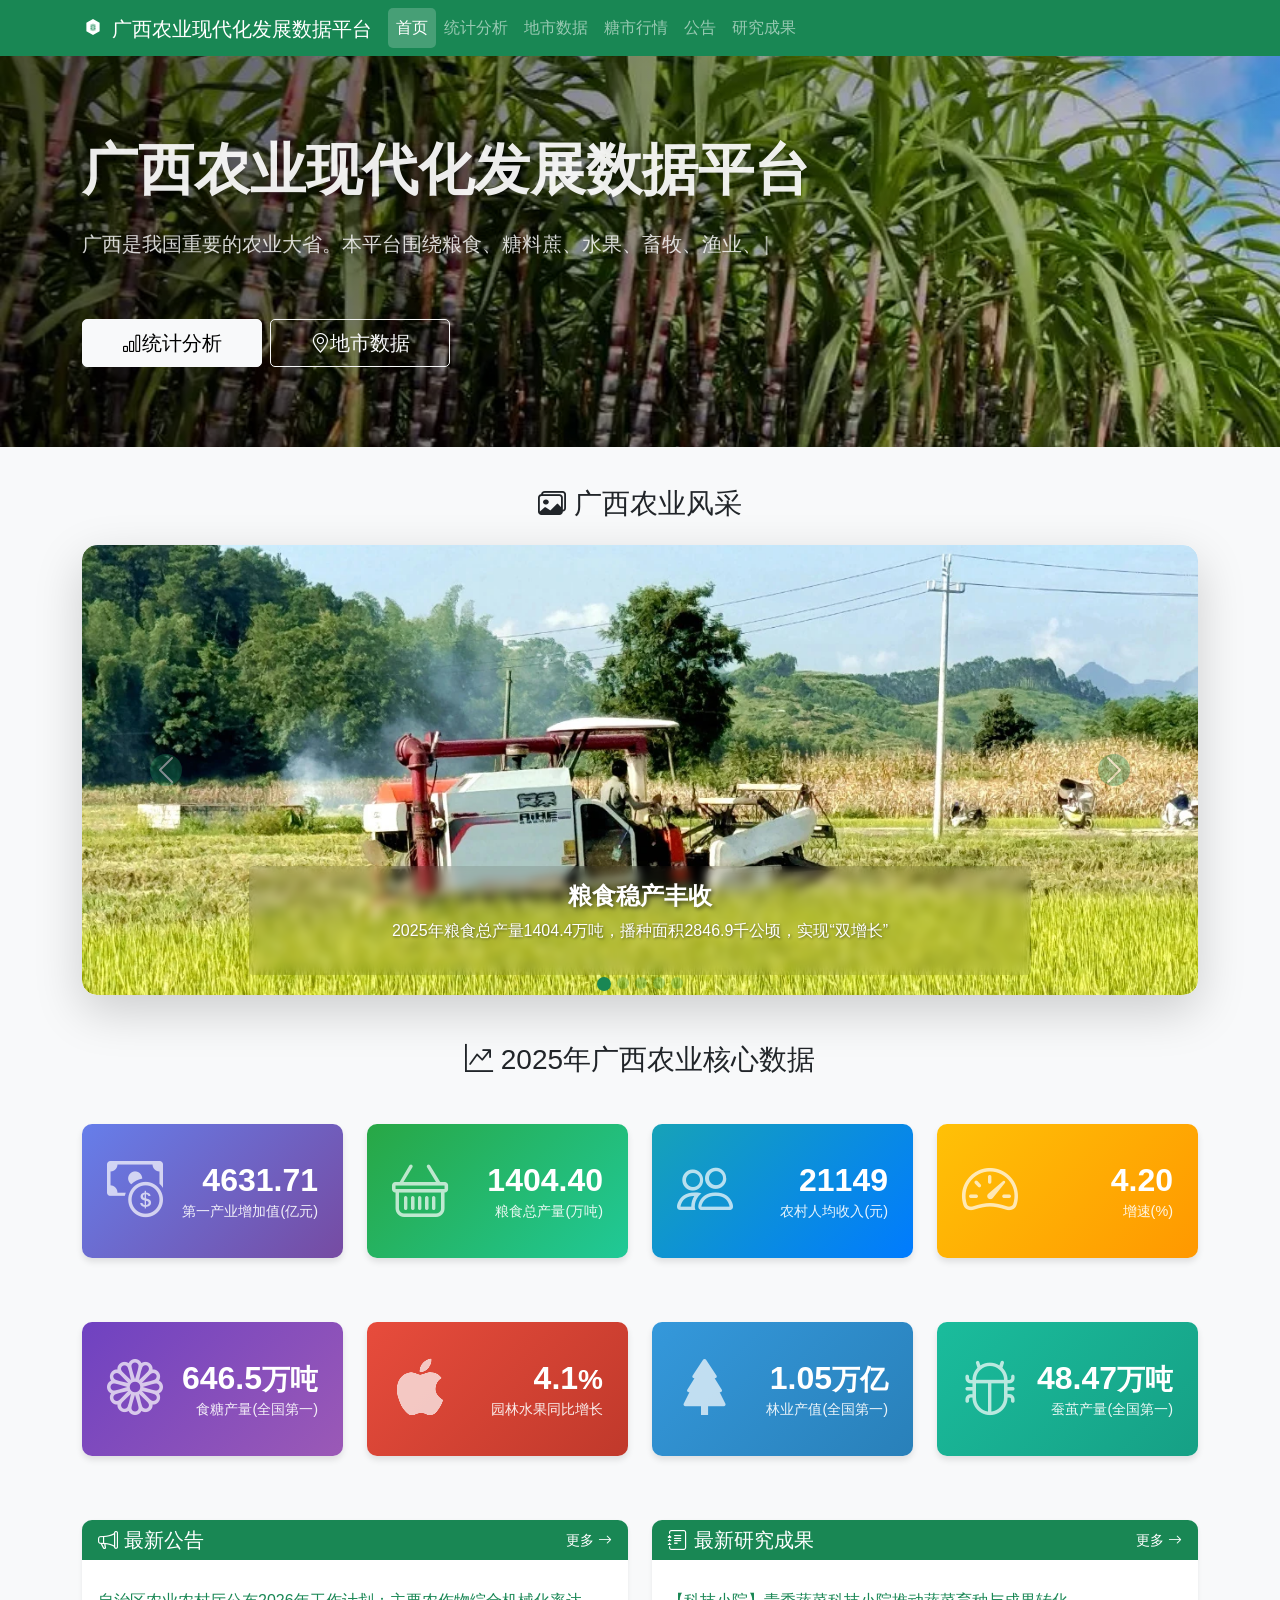
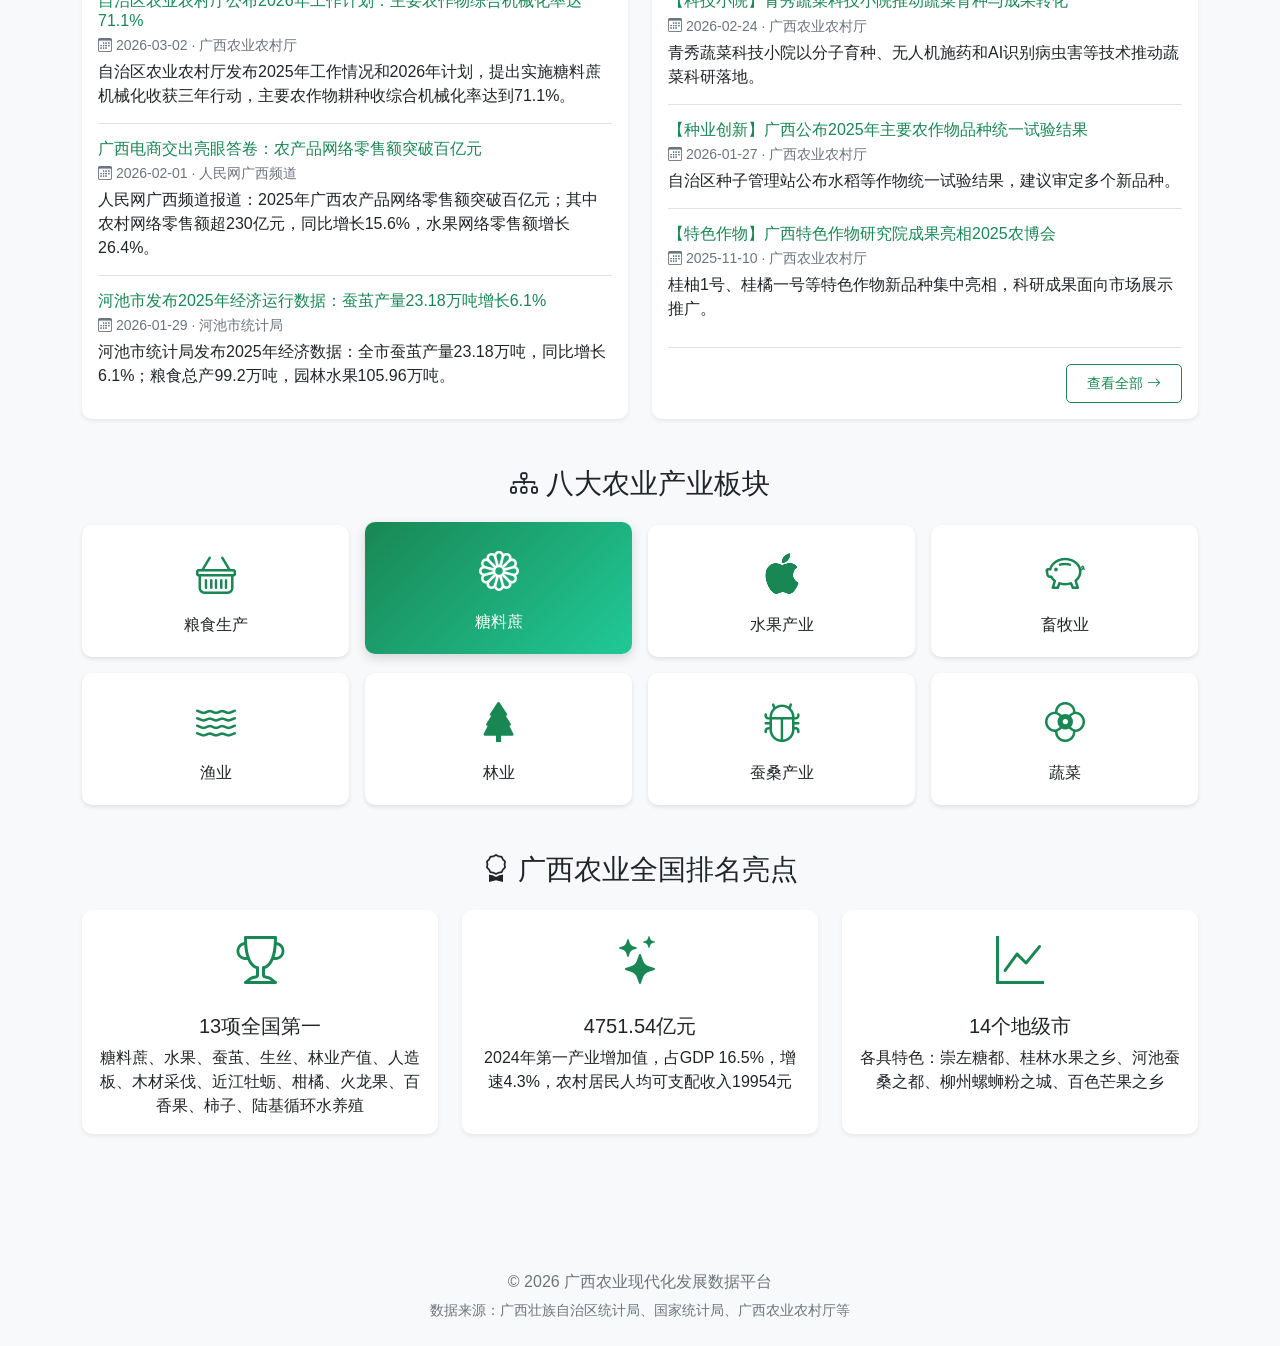
<file: index.html>
<!DOCTYPE html>
<html lang="zh-CN">
<head>
    <meta charset="UTF-8">
    <meta name="viewport" content="width=device-width, initial-scale=1.0">
    <title>广西农业现代化发展数据平台</title>
    <link rel="stylesheet" href="vendor/bootstrap/5.1.3/css/bootstrap.min.css">
    <link rel="stylesheet" href="vendor/bootstrap-icons/1.8.1/font/bootstrap-icons.min.css">
    <link rel="stylesheet" href="css/style.css">
    <link rel="icon" type="image/svg+xml" href="images/favicon/favicon.svg">
    <meta name="theme-color" content="#198754">
</head>
<body>
    <!-- 导航栏 -->
    <nav class="navbar navbar-expand-lg navbar-dark bg-success fixed-top">
        <div class="container">
            <a class="navbar-brand" href="index.html">
                <img class="brand-mark me-2" src="images/favicon/brand-mark.svg" alt="" aria-hidden="true">广西农业现代化发展数据平台
            </a>
            <button class="navbar-toggler" type="button" data-bs-toggle="collapse" data-bs-target="#navbarNav">
                <span class="navbar-toggler-icon"></span>
            </button>
            <div class="collapse navbar-collapse" id="navbarNav">
                <ul class="navbar-nav me-auto">
                    <li class="nav-item"><a class="nav-link active" href="index.html">首页</a></li>
                    <li class="nav-item"><a class="nav-link" href="statistics.html">统计分析</a></li>
                    <li class="nav-item"><a class="nav-link" href="cities.html">地市数据</a></li>
                    <li class="nav-item"><a class="nav-link" href="industry.html">糖市行情</a></li>
                    <li class="nav-item"><a class="nav-link" href="announcement.html">公告</a></li>
                    <li class="nav-item"><a class="nav-link" href="research.html">研究成果</a></li>
                </ul>
            </div>
        </div>
    </nav>

    <main>
        <!-- Hero -->
        <div class="hero-section">
            <div class="container">
                <div class="row align-items-center">
                    <div class="col-lg-8">
                        <h1 class="display-4 fw-bold text-white mb-4">广西农业现代化发展数据平台</h1>
                        <p class="lead text-white mb-4">
                            <span class="hero-typewriter-wrap">
                                <span class="hero-typewriter-ghost" aria-hidden="true">广西是我国重要的农业大省。本平台围绕粮食、糖料蔗、水果、畜牧、渔业、林业、蚕桑、蔬菜八大产业，构建现代化水平测度指标体系与可视化看板。</span>
                                <span id="heroTyping" class="hero-typewriter" data-text="广西是我国重要的农业大省。本平台围绕粮食、糖料蔗、水果、畜牧、渔业、林业、蚕桑、蔬菜八大产业，构建现代化水平测度指标体系与可视化看板。">广西是我国重要的农业大省。</span>
                            </span>
                        </p>
                        <div class="d-flex flex-wrap gap-2 hero-actions">
                            <a href="statistics.html" class="btn btn-light btn-lg hero-action-btn">
                                <i class="bi bi-bar-chart"></i> 统计分析
                            </a>
                            <a href="cities.html" class="btn btn-outline-light btn-lg hero-action-btn">
                                <i class="bi bi-geo-alt"></i> 地市数据
                            </a>
                        </div>
                    </div>
                </div>
            </div>
        </div>

        <div class="container pt-4 pb-5">
            <!-- 轮播 -->
            <div class="row mb-5">
                <div class="col-12">
                    <h3 class="text-center mb-4"><i class="bi bi-images"></i> 广西农业风采</h3>
                </div>
                <div class="col-12">
                    <div id="carouselGxSugar" class="carousel slide shadow-lg" data-bs-ride="carousel">
                        <div class="carousel-indicators">
                            <button type="button" data-bs-target="#carouselGxSugar" data-bs-slide-to="0" class="active"></button>
                            <button type="button" data-bs-target="#carouselGxSugar" data-bs-slide-to="1"></button>
                            <button type="button" data-bs-target="#carouselGxSugar" data-bs-slide-to="2"></button>
                            <button type="button" data-bs-target="#carouselGxSugar" data-bs-slide-to="3"></button>
                            <button type="button" data-bs-target="#carouselGxSugar" data-bs-slide-to="4"></button>
                        </div>
                        <div class="carousel-inner">
                            <div class="carousel-item active">
                                <picture>
                                    <source srcset="images/carousel/slide-1.webp" type="image/webp">
                                    <img src="images/carousel/slide-1.jpg" class="d-block w-100" alt="广西粮食稳产丰收" loading="eager">
                                </picture>
                                <div class="carousel-caption carousel-caption-box rounded p-2 p-md-3">
                                    <h5>粮食稳产丰收</h5>
                                    <p id="slide1Caption"></p>
                                </div>
                            </div>
                            <div class="carousel-item">
                                <picture>
                                    <source srcset="images/carousel/slide-2.webp" type="image/webp">
                                    <img src="images/carousel/slide-2.jpg" class="d-block w-100" alt="广西糖料蔗与食糖产业" loading="lazy">
                                </picture>
                                <div class="carousel-caption carousel-caption-box rounded p-2 p-md-3">
                                    <h5>糖料蔗与食糖稳居全国首位</h5>
                                    <p id="slide2Caption"></p>
                                </div>
                            </div>
                            <div class="carousel-item">
                                <picture>
                                    <source srcset="images/carousel/slide-3.webp" type="image/webp">
                                    <img src="images/carousel/slide-3.jpg" class="d-block w-100" alt="广西数字农业与流通升级" loading="lazy">
                                </picture>
                                <div class="carousel-caption carousel-caption-box rounded p-2 p-md-3">
                                    <h5>数字农业与电商加速升级</h5>
                                    <p id="slide3Caption"></p>
                                </div>
                            </div>
                            <div class="carousel-item">
                                <picture>
                                    <source srcset="images/carousel/slide-4.webp" type="image/webp">
                                    <img src="images/carousel/slide-4.jpg" class="d-block w-100" alt="广西水果产业" loading="lazy">
                                </picture>
                                <div class="carousel-caption carousel-caption-box rounded p-2 p-md-3">
                                    <h5>水果产量持续领跑全国</h5>
                                    <p id="slide4Caption"></p>
                                </div>
                            </div>
                            <div class="carousel-item">
                                <picture>
                                    <source srcset="images/carousel/slide-5.webp" type="image/webp">
                                    <img src="images/carousel/slide-5.jpg" class="d-block w-100" alt="广西林业产业" loading="lazy">
                                </picture>
                                <div class="carousel-caption carousel-caption-box rounded p-2 p-md-3">
                                    <h5>林草产业率先迈入万亿级</h5>
                                    <p id="slide5Caption"></p>
                                </div>
                            </div>
                        </div>
                        <button class="carousel-control-prev" type="button" data-bs-target="#carouselGxSugar" data-bs-slide="prev">
                            <span class="carousel-control-prev-icon" aria-hidden="true"></span>
                            <span class="visually-hidden">上一张</span>
                        </button>
                        <button class="carousel-control-next" type="button" data-bs-target="#carouselGxSugar" data-bs-slide="next">
                            <span class="carousel-control-next-icon" aria-hidden="true"></span>
                            <span class="visually-hidden">下一张</span>
                        </button>
                    </div>
                </div>
            </div>

            <!-- 核心数据卡片 -->
            <div class="row mb-4">
                <div class="col-12">
                    <h3 class="text-center mb-4"><i class="bi bi-graph-up-arrow"></i> 2025年广西农业核心数据</h3>
                </div>
            </div>
            <div class="row mb-5">
                <div class="col-md-3 mb-3 d-flex">
                    <div class="stat-card stat-primary">
                        <div class="stat-icon"><i class="bi bi-cash-coin"></i></div>
                        <div class="stat-content">
                            <h3 id="statGVA">0</h3>
                            <p>第一产业增加值(亿元)</p>
                        </div>
                    </div>
                </div>
                <div class="col-md-3 mb-3 d-flex">
                    <div class="stat-card stat-success">
                        <div class="stat-icon"><i class="bi bi-basket"></i></div>
                        <div class="stat-content">
                            <h3 id="statGrain">0</h3>
                            <p>粮食总产量(万吨)</p>
                        </div>
                    </div>
                </div>
                <div class="col-md-3 mb-3 d-flex">
                    <div class="stat-card stat-info">
                        <div class="stat-icon"><i class="bi bi-people"></i></div>
                        <div class="stat-content">
                            <h3 id="statIncome">0</h3>
                            <p>农村人均收入(元)</p>
                        </div>
                    </div>
                </div>
                <div class="col-md-3 mb-3 d-flex">
                    <div class="stat-card stat-warning">
                        <div class="stat-icon"><i class="bi bi-speedometer2"></i></div>
                        <div class="stat-content">
                            <h3 id="statGrowth">0</h3>
                            <p>增速(%)</p>
                        </div>
                    </div>
                </div>
            </div>

            <!-- 第二行：产业亮点 -->
            <div class="row mb-5">
                <div class="col-md-3 mb-3 d-flex">
                    <div class="stat-card" style="background:linear-gradient(135deg,#6f42c1,#9b59b6)">
                        <div class="stat-icon"><i class="bi bi-flower1"></i></div>
                        <div class="stat-content">
                            <h3>646.5<small>万吨</small></h3>
                            <p>食糖产量(全国第一)</p>
                        </div>
                    </div>
                </div>
                <div class="col-md-3 mb-3 d-flex">
                    <div class="stat-card" style="background:linear-gradient(135deg,#e74c3c,#c0392b)">
                        <div class="stat-icon"><i class="bi bi-apple"></i></div>
                        <div class="stat-content">
                            <h3>4.1<small>%</small></h3>
                            <p>园林水果同比增长</p>
                        </div>
                    </div>
                </div>
                <div class="col-md-3 mb-3 d-flex">
                    <div class="stat-card" style="background:linear-gradient(135deg,#3498db,#2980b9)">
                        <div class="stat-icon"><i class="bi bi-tree-fill"></i></div>
                        <div class="stat-content">
                            <h3>1.05<small>万亿</small></h3>
                            <p>林业产值(全国第一)</p>
                        </div>
                    </div>
                </div>
                <div class="col-md-3 mb-3 d-flex">
                    <div class="stat-card" style="background:linear-gradient(135deg,#1abc9c,#16a085)">
                        <div class="stat-icon"><i class="bi bi-bug"></i></div>
                        <div class="stat-content">
                            <h3>48.47<small>万吨</small></h3>
                            <p>蚕茧产量(全国第一)</p>
                        </div>
                    </div>
                </div>
            </div>

            <!-- 公告 + 研究 -->
            <div class="row">
                <div class="col-lg-6 mb-4">
                    <div class="card shadow-sm h-100">
                        <div class="card-header bg-success text-white">
                            <div class="d-flex align-items-center justify-content-between">
                                <h5 class="mb-0"><i class="bi bi-megaphone"></i> 最新公告</h5>
                                <a href="announcement.html" class="text-white text-decoration-none small">更多 <i class="bi bi-arrow-right"></i></a>
                            </div>
                        </div>
                        <div class="card-body" id="announcementList">
                            <div class="text-center text-muted py-3">
                                <div class="spinner-border" role="status"><span class="visually-hidden">加载中...</span></div>
                            </div>
                        </div>
                    </div>
                </div>
                <div class="col-lg-6 mb-4">
                    <div class="card shadow-sm h-100">
                        <div class="card-header bg-success text-white">
                            <div class="d-flex align-items-center justify-content-between">
                                <h5 class="mb-0"><i class="bi bi-journal-text"></i> 最新研究成果</h5>
                                <a href="research.html" class="text-white text-decoration-none small">更多 <i class="bi bi-arrow-right"></i></a>
                            </div>
                        </div>
                        <div class="card-body d-flex flex-column">
                            <div id="researchList">
                                <div class="text-center text-muted py-3">
                                    <div class="spinner-border" role="status"><span class="visually-hidden">加载中...</span></div>
                                </div>
                            </div>
                            <div class="mt-auto pt-3 border-top d-flex justify-content-end">
                                <a href="research.html" class="btn btn-sm btn-outline-success">查看全部 <i class="bi bi-arrow-right"></i></a>
                            </div>
                        </div>
                    </div>
                </div>
            </div>

            <!-- 八大产业板块 -->
            <div class="row mt-4">
                <div class="col-12">
                    <h3 class="text-center mb-4"><i class="bi bi-diagram-3"></i> 八大农业产业板块</h3>
                    <div class="row g-3 sector-cards" id="sectorCards">
                        <div class="col-lg-3 col-md-4 col-6"><div class="sector-card text-center"><i class="bi bi-basket sector-icon"></i><p class="mt-2 mb-0">粮食生产</p></div></div>
                        <div class="col-lg-3 col-md-4 col-6"><div class="sector-card text-center"><i class="bi bi-flower1 sector-icon"></i><p class="mt-2 mb-0">糖料蔗</p></div></div>
                        <div class="col-lg-3 col-md-4 col-6"><div class="sector-card text-center"><i class="bi bi-apple sector-icon"></i><p class="mt-2 mb-0">水果产业</p></div></div>
                        <div class="col-lg-3 col-md-4 col-6"><div class="sector-card text-center"><i class="bi bi-piggy-bank sector-icon"></i><p class="mt-2 mb-0">畜牧业</p></div></div>
                        <div class="col-lg-3 col-md-4 col-6"><div class="sector-card text-center"><i class="bi bi-water sector-icon"></i><p class="mt-2 mb-0">渔业</p></div></div>
                        <div class="col-lg-3 col-md-4 col-6"><div class="sector-card text-center"><i class="bi bi-tree-fill sector-icon"></i><p class="mt-2 mb-0">林业</p></div></div>
                        <div class="col-lg-3 col-md-4 col-6"><div class="sector-card text-center"><i class="bi bi-bug sector-icon"></i><p class="mt-2 mb-0">蚕桑产业</p></div></div>
                        <div class="col-lg-3 col-md-4 col-6"><div class="sector-card text-center"><i class="bi bi-flower2 sector-icon"></i><p class="mt-2 mb-0">蔬菜</p></div></div>
                    </div>
                </div>
            </div>

            <!-- 全国排名亮点 -->
            <div class="row mt-5 gx-advantage-cards">
                <div class="col-12">
                    <h3 class="text-center mb-4"><i class="bi bi-award"></i> 广西农业全国排名亮点</h3>
                </div>
                <div class="col-md-4 mb-3">
                    <div class="card h-100 shadow-sm advantage-card">
                        <div class="card-body text-center">
                            <i class="bi bi-trophy text-success" style="font-size:3rem"></i>
                            <h5 class="card-title mt-3">13项全国第一</h5>
                            <p class="card-text">糖料蔗、水果、蚕茧、生丝、林业产值、人造板、木材采伐、近江牡蛎、柑橘、火龙果、百香果、柿子、陆基循环水养殖</p>
                        </div>
                    </div>
                </div>
                <div class="col-md-4 mb-3">
                    <div class="card h-100 shadow-sm advantage-card">
                        <div class="card-body text-center">
                            <i class="bi bi-stars text-success" style="font-size:3rem"></i>
                            <h5 class="card-title mt-3">4751.54亿元</h5>
                            <p class="card-text">2024年第一产业增加值，占GDP 16.5%，增速4.3%，农村居民人均可支配收入19954元</p>
                        </div>
                    </div>
                </div>
                <div class="col-md-4 mb-3">
                    <div class="card h-100 shadow-sm advantage-card">
                        <div class="card-body text-center">
                            <i class="bi bi-graph-up text-success" style="font-size:3rem"></i>
                            <h5 class="card-title mt-3">14个地级市</h5>
                            <p class="card-text">各具特色：崇左糖都、桂林水果之乡、河池蚕桑之都、柳州螺蛳粉之城、百色芒果之乡</p>
                        </div>
                    </div>
                </div>
            </div>
        </div>
    </main>

    <!-- 页脚 -->
    <footer class="bg-light py-4 mt-5">
        <div class="container text-center">
            <p class="text-muted mb-1">&copy; 2026 广西农业现代化发展数据平台</p>
            <p class="text-muted mb-0"><small>数据来源：广西壮族自治区统计局、国家统计局、广西农业农村厅等</small></p>
        </div>
    </footer>

    <script src="vendor/bootstrap/5.1.3/js/bootstrap.bundle.min.js"></script>
    <script src="js/data.js"></script>
    <script src="js/main.js"></script>
</body>
</html>
</file>
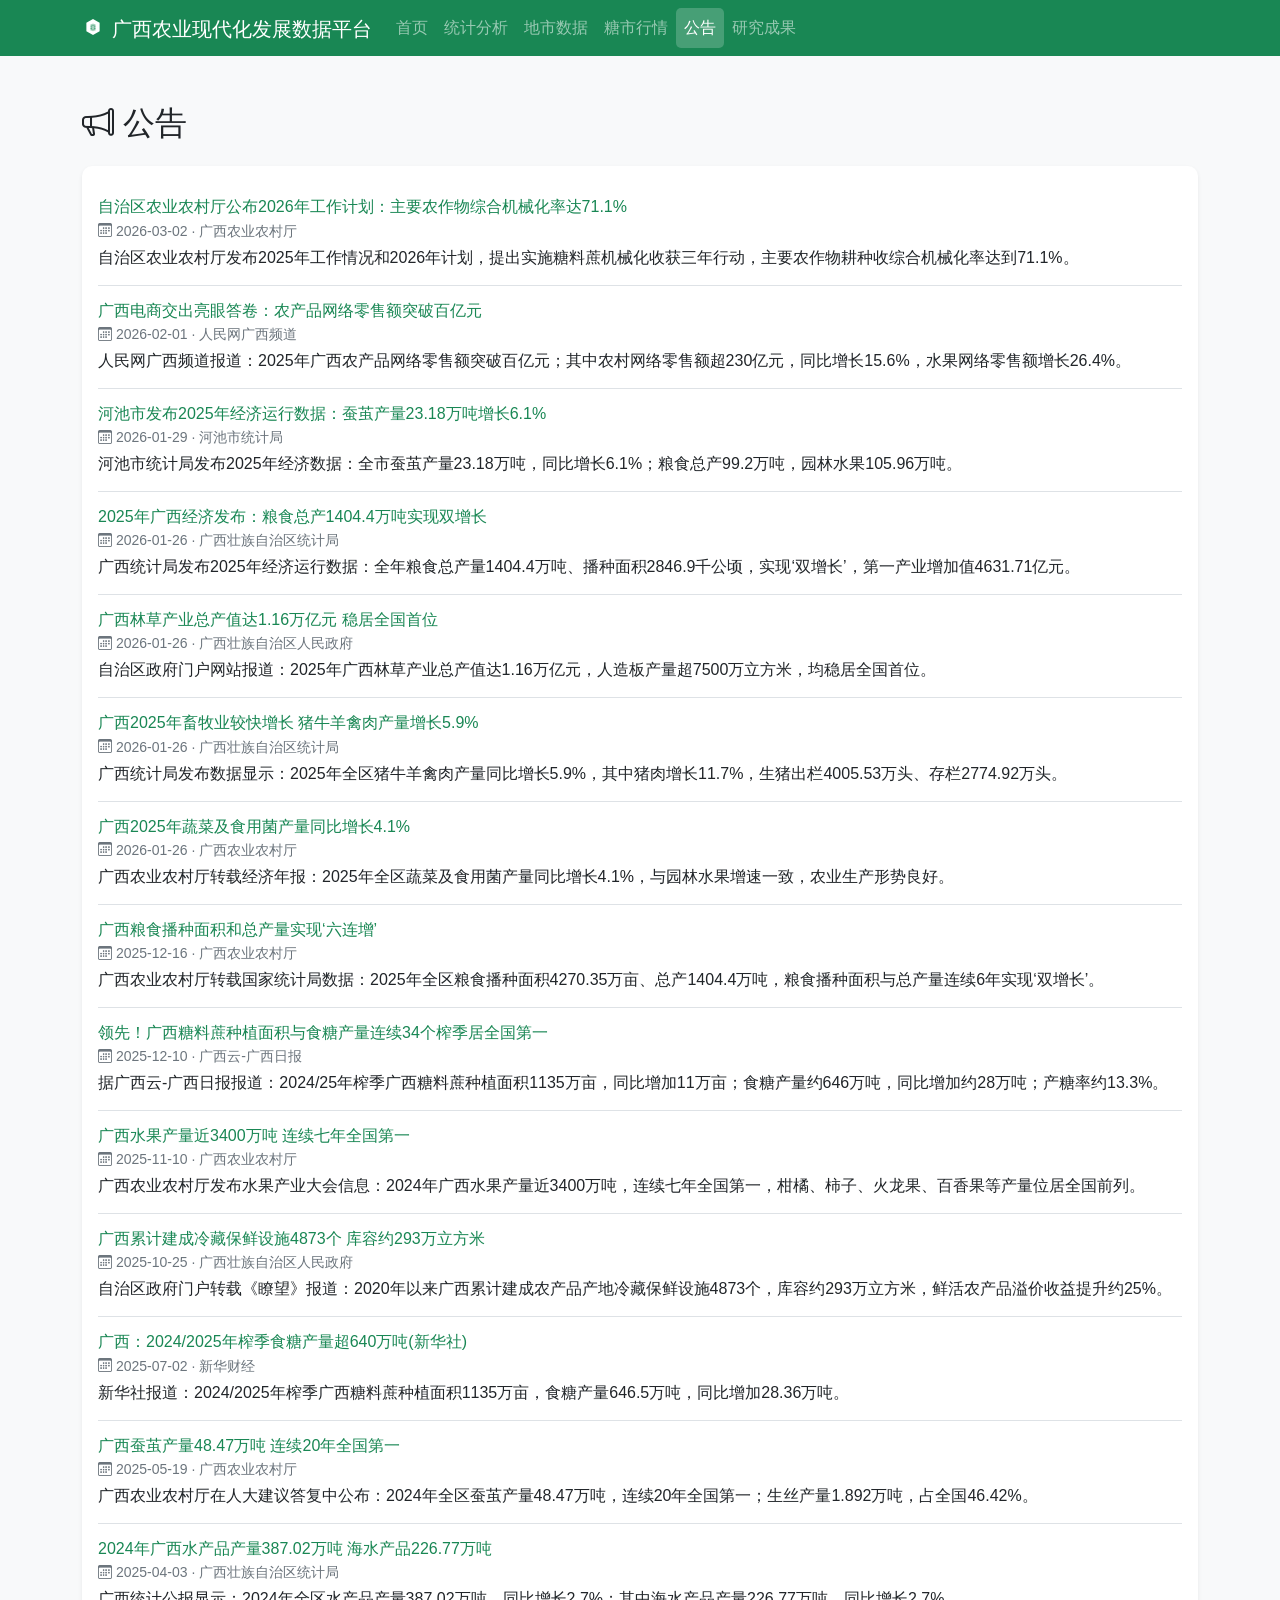
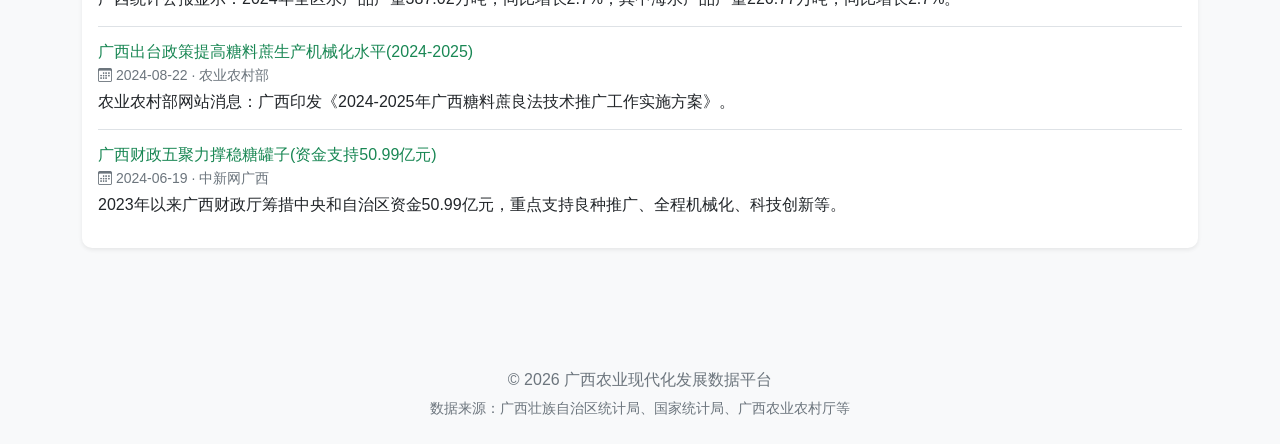
<file: announcement.html>
﻿<!DOCTYPE html>
<html lang="zh-CN">
<head>
    <meta charset="UTF-8">
    <meta name="viewport" content="width=device-width, initial-scale=1.0">
    <title>公告 - 广西农业现代化发展数据平台</title>
    <link rel="stylesheet" href="vendor/bootstrap/5.1.3/css/bootstrap.min.css">
    <link rel="stylesheet" href="vendor/bootstrap-icons/1.8.1/font/bootstrap-icons.min.css">
    <link rel="stylesheet" href="css/style.css">
    <link rel="icon" type="image/svg+xml" href="images/favicon/favicon.svg">
    <meta name="theme-color" content="#198754">
</head>
<body>
    <!-- 导航栏 -->
    <nav class="navbar navbar-expand-lg navbar-dark bg-success fixed-top">
        <div class="container">
            <a class="navbar-brand" href="index.html">
                <img class="brand-mark me-2" src="images/favicon/brand-mark.svg" alt="" aria-hidden="true">广西农业现代化发展数据平台
            </a>
            <button class="navbar-toggler" type="button" data-bs-toggle="collapse" data-bs-target="#navbarNav">
                <span class="navbar-toggler-icon"></span>
            </button>
            <div class="collapse navbar-collapse" id="navbarNav">
                <ul class="navbar-nav me-auto">
                    <li class="nav-item"><a class="nav-link" href="index.html">首页</a></li>
                    <li class="nav-item"><a class="nav-link" href="statistics.html">统计分析</a></li>
                    <li class="nav-item"><a class="nav-link" href="cities.html">地市数据</a></li>
                    <li class="nav-item"><a class="nav-link" href="industry.html">糖市行情</a></li>
                    <li class="nav-item"><a class="nav-link active" href="announcement.html">公告</a></li>
                    <li class="nav-item"><a class="nav-link" href="research.html">研究成果</a></li>
                </ul>
            </div>
        </div>
    </nav>

    <!-- 主要内容 -->
    <main class="py-5">
        <div class="container">
            <h2 class="mb-4">
                <i class="bi bi-megaphone"></i> 公告
            </h2>

            <div id="announcementDetail" class="card shadow-sm">
                <div class="card-body">
                    <div class="text-center text-muted py-3">
                        <div class="spinner-border" role="status">
                            <span class="visually-hidden">加载中...</span>
                        </div>
                    </div>
                </div>
            </div>
        </div>
    </main>

    <!-- 页脚 -->
    <footer class="bg-light py-4 mt-5">
        <div class="container text-center">
            <p class="text-muted mb-1">&copy; 2026 广西农业现代化发展数据平台</p>
            <p class="text-muted mb-0"><small>数据来源：广西壮族自治区统计局、国家统计局、广西农业农村厅等</small></p>
        </div>
    </footer>

    <script src="vendor/bootstrap/5.1.3/js/bootstrap.bundle.min.js"></script>
    <script src="js/data.js"></script>
    <script src="js/announcement.js"></script>
</body>
</html>
</file>
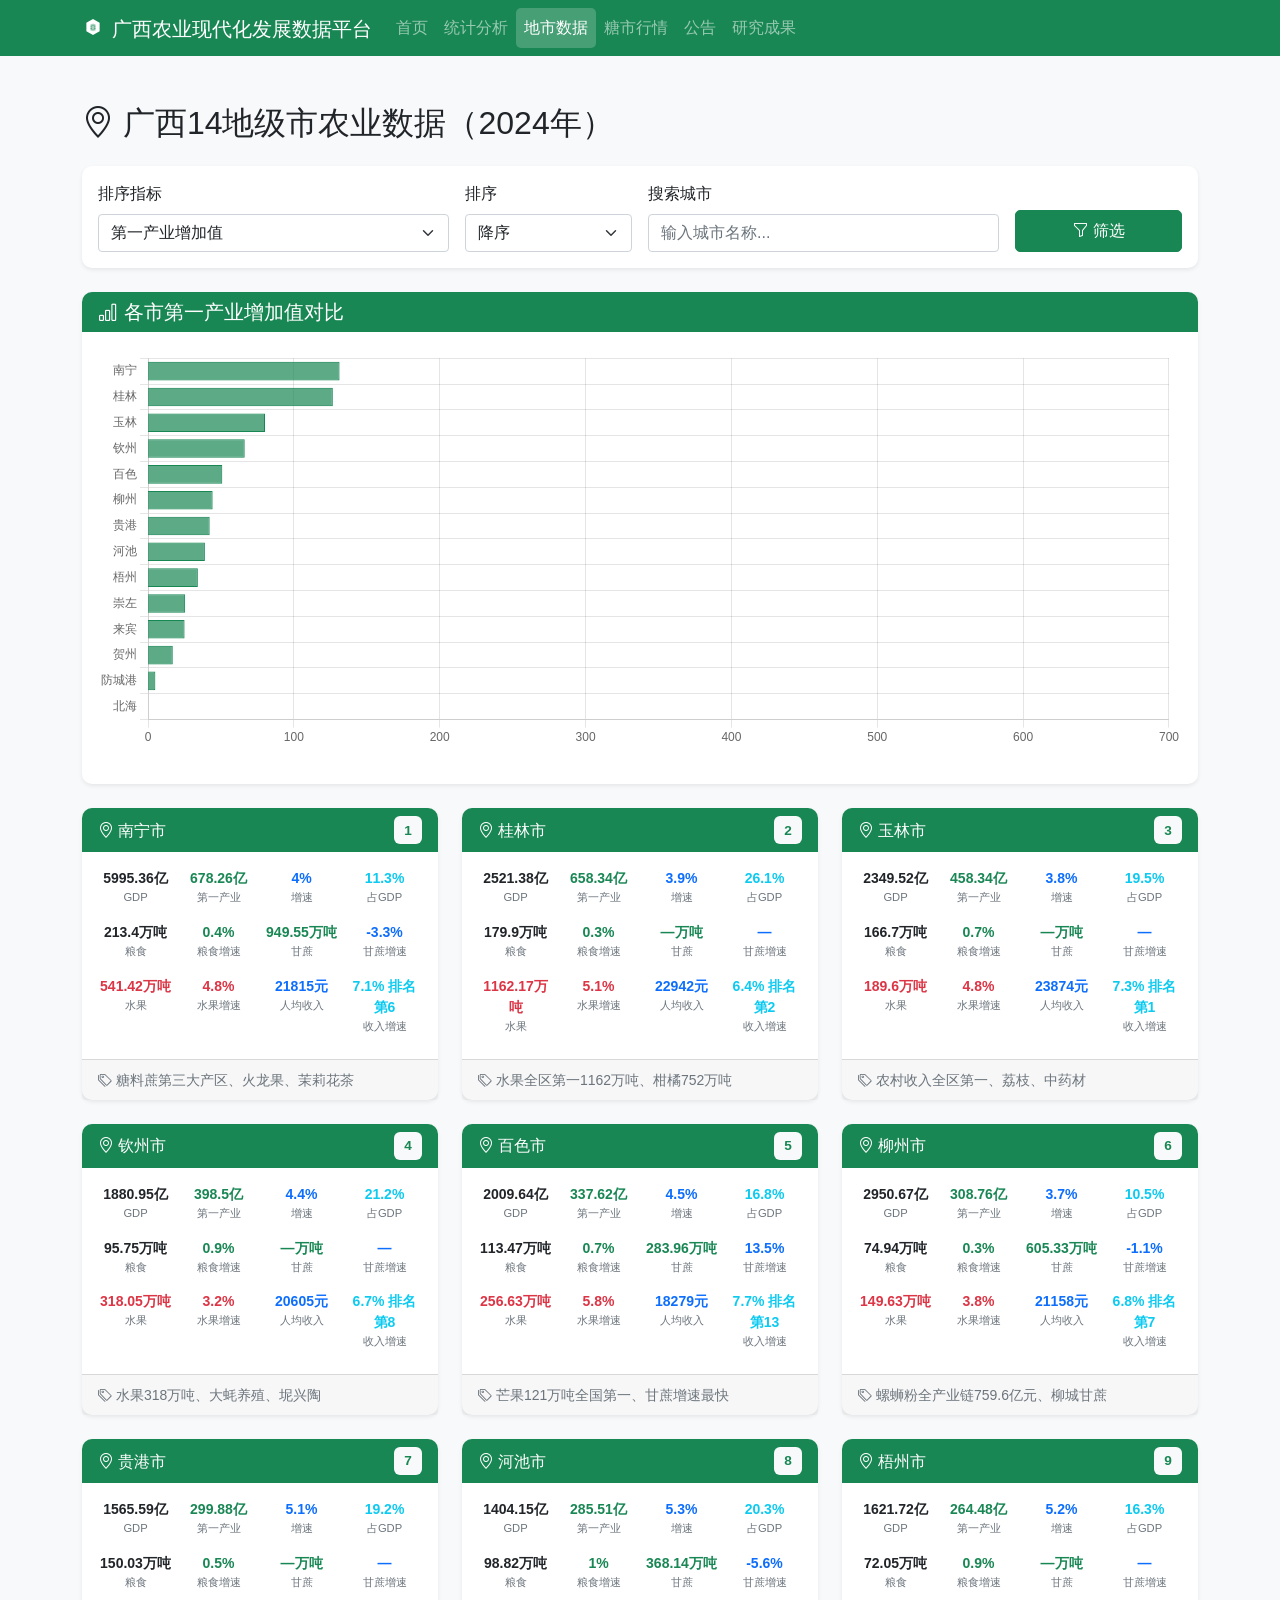
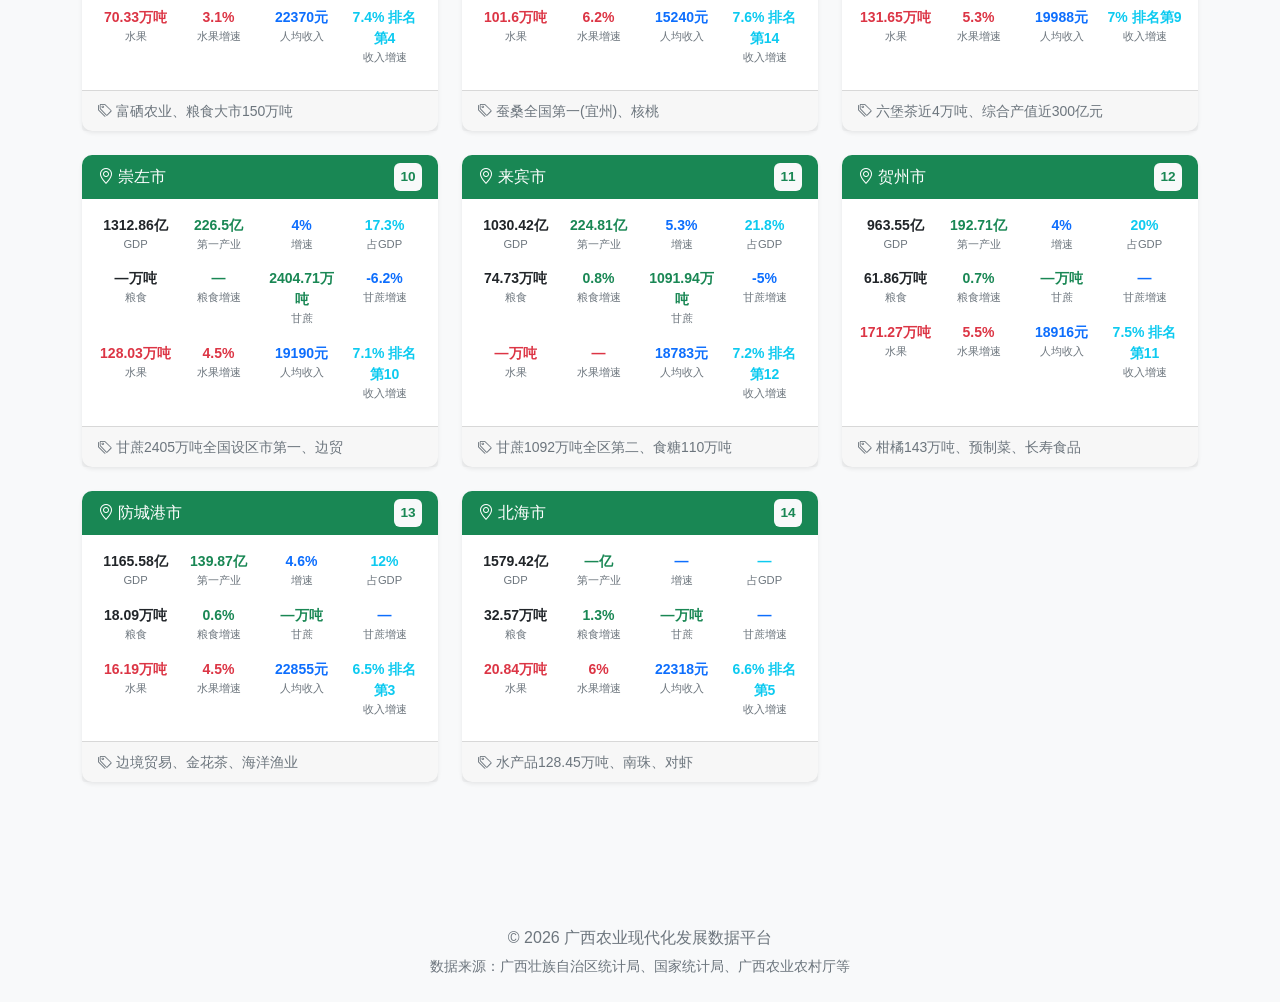
<file: cities.html>
<!DOCTYPE html>
<html lang="zh-CN">
<head>
    <meta charset="UTF-8">
    <meta name="viewport" content="width=device-width, initial-scale=1.0">
    <title>地市数据 - 广西农业现代化发展数据平台</title>
    <link rel="stylesheet" href="vendor/bootstrap/5.1.3/css/bootstrap.min.css">
    <link rel="stylesheet" href="vendor/bootstrap-icons/1.8.1/font/bootstrap-icons.min.css">
    <link rel="stylesheet" href="css/style.css">
    <link rel="icon" type="image/svg+xml" href="images/favicon/favicon.svg">
    <meta name="theme-color" content="#198754">
</head>
<body>
    <nav class="navbar navbar-expand-lg navbar-dark bg-success fixed-top">
        <div class="container">
            <a class="navbar-brand" href="index.html">
                <img class="brand-mark me-2" src="images/favicon/brand-mark.svg" alt="" aria-hidden="true">广西农业现代化发展数据平台
            </a>
            <button class="navbar-toggler" type="button" data-bs-toggle="collapse" data-bs-target="#navbarNav">
                <span class="navbar-toggler-icon"></span>
            </button>
            <div class="collapse navbar-collapse" id="navbarNav">
                <ul class="navbar-nav me-auto">
                    <li class="nav-item"><a class="nav-link" href="index.html">首页</a></li>
                    <li class="nav-item"><a class="nav-link" href="statistics.html">统计分析</a></li>
                    <li class="nav-item"><a class="nav-link active" href="cities.html">地市数据</a></li>
                    <li class="nav-item"><a class="nav-link" href="industry.html">糖市行情</a></li>
                    <li class="nav-item"><a class="nav-link" href="announcement.html">公告</a></li>
                    <li class="nav-item"><a class="nav-link" href="research.html">研究成果</a></li>
                </ul>
            </div>
        </div>
    </nav>

    <main class="py-5">
        <div class="container">
            <h2 class="mb-4"><i class="bi bi-geo-alt"></i> 广西14地级市农业数据（2024年）</h2>

            <!-- 排序/筛选 -->
            <div class="card shadow-sm mb-4">
                <div class="card-body">
                    <div class="row g-3 align-items-end">
                        <div class="col-md-4">
                            <label class="form-label">排序指标</label>
                            <select class="form-select" id="sortField">
                                <option value="primaryGVA">第一产业增加值</option>
                                <option value="gdp">GDP</option>
                                <option value="grain">粮食产量</option>
                                <option value="cane">甘蔗入榨量</option>
                                <option value="fruit">水果产量</option>
                                <option value="ruralIncome">农村人均收入</option>
                            </select>
                        </div>
                        <div class="col-md-2">
                            <label class="form-label">排序</label>
                            <select class="form-select" id="sortOrder">
                                <option value="desc">降序</option>
                                <option value="asc">升序</option>
                            </select>
                        </div>
                        <div class="col-md-4">
                            <label class="form-label">搜索城市</label>
                            <input type="text" class="form-control" id="citySearch" placeholder="输入城市名称...">
                        </div>
                        <div class="col-md-2">
                            <button class="btn btn-success w-100" id="btnSort"><i class="bi bi-funnel"></i> 筛选</button>
                        </div>
                    </div>
                </div>
            </div>

            <!-- 图表 -->
            <div class="card shadow-sm mb-4">
                <div class="card-header bg-success text-white">
                    <h5 class="mb-0"><i class="bi bi-bar-chart"></i> 各市第一产业增加值对比</h5>
                </div>
                <div class="card-body">
                    <div style="position:relative;height:420px"><canvas id="cityChart"></canvas></div>
                </div>
            </div>

            <!-- 城市卡片列表 -->
            <div class="row" id="cityCards"></div>
        </div>
    </main>

    <footer class="bg-light py-4 mt-5">
        <div class="container text-center">
            <p class="text-muted mb-1">&copy; 2026 广西农业现代化发展数据平台</p>
            <p class="text-muted mb-0"><small>数据来源：广西壮族自治区统计局、国家统计局、广西农业农村厅等</small></p>
        </div>
    </footer>

    <script src="vendor/bootstrap/5.1.3/js/bootstrap.bundle.min.js"></script>
    <script src="vendor/chart.js/3.9.1/chart.min.js"></script>
    <script src="js/data.js"></script>
    <script src="js/cities.js"></script>
</body>
</html>
</file>
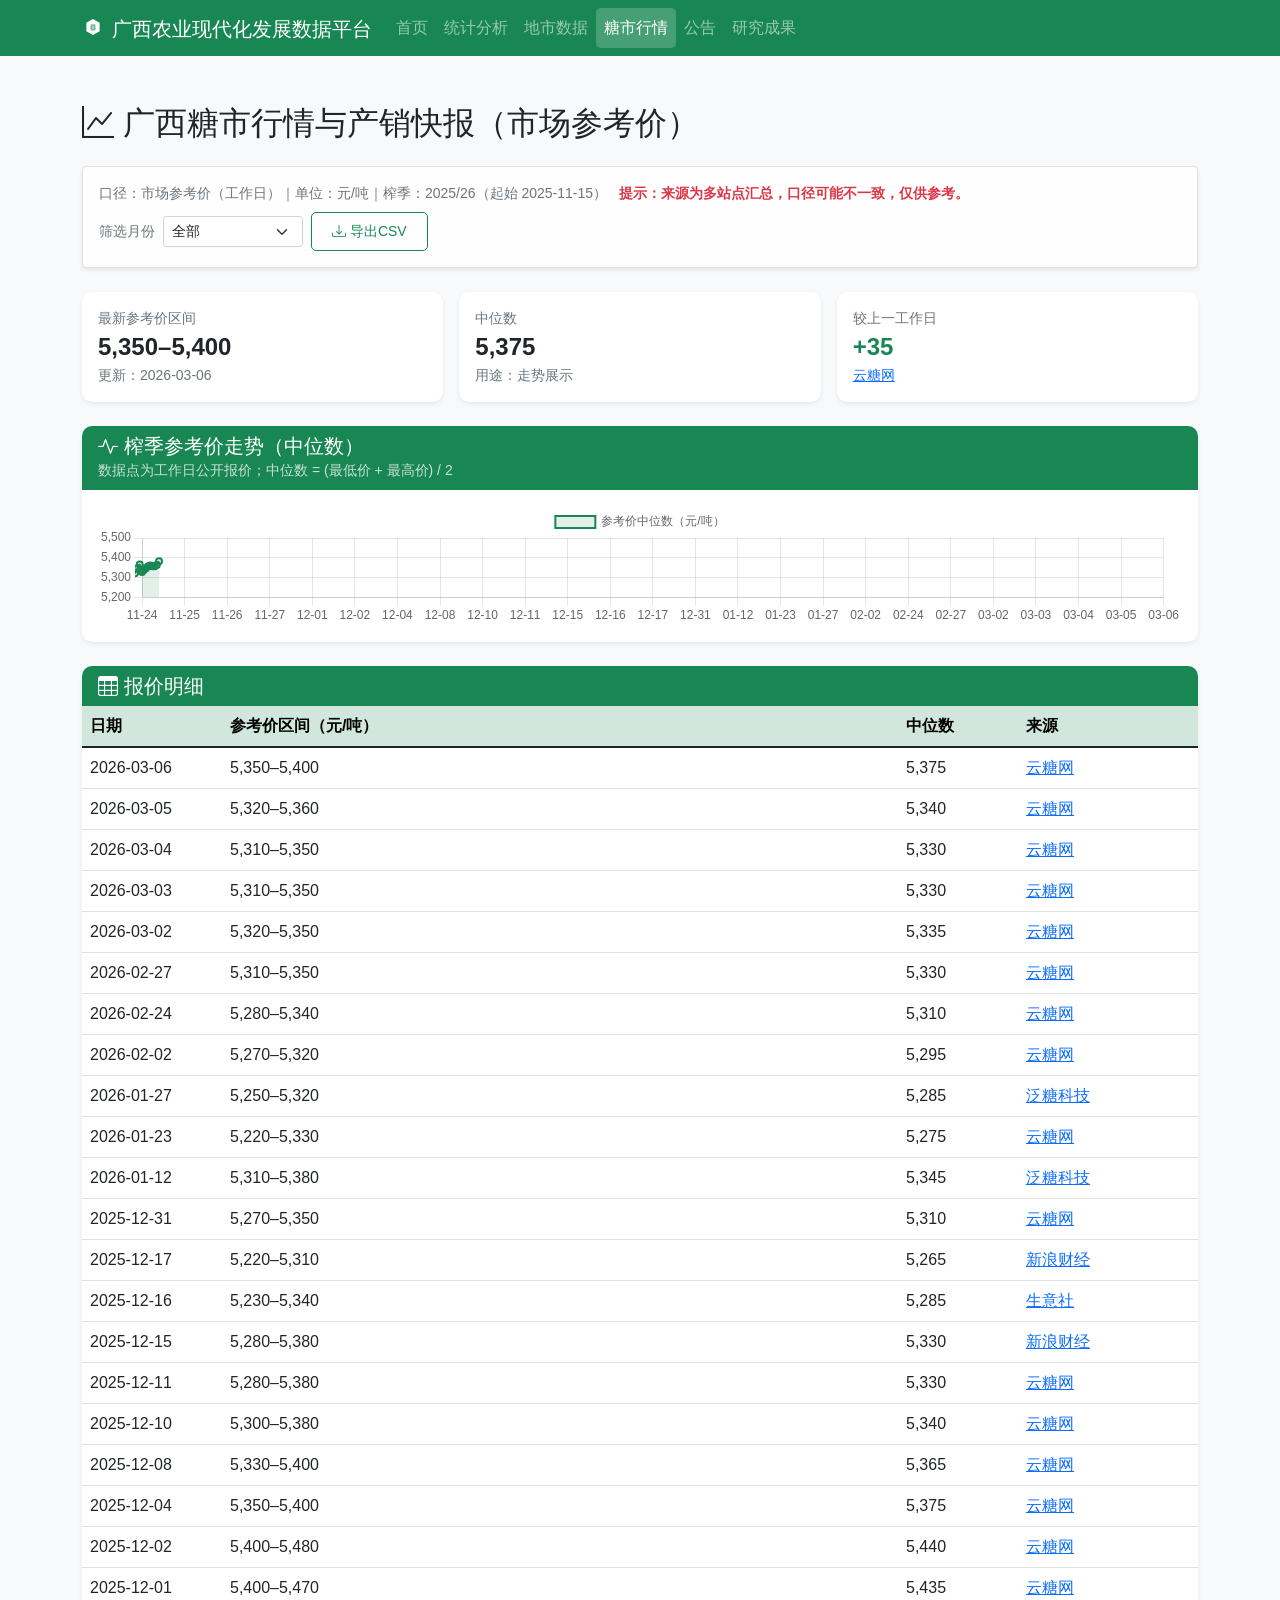
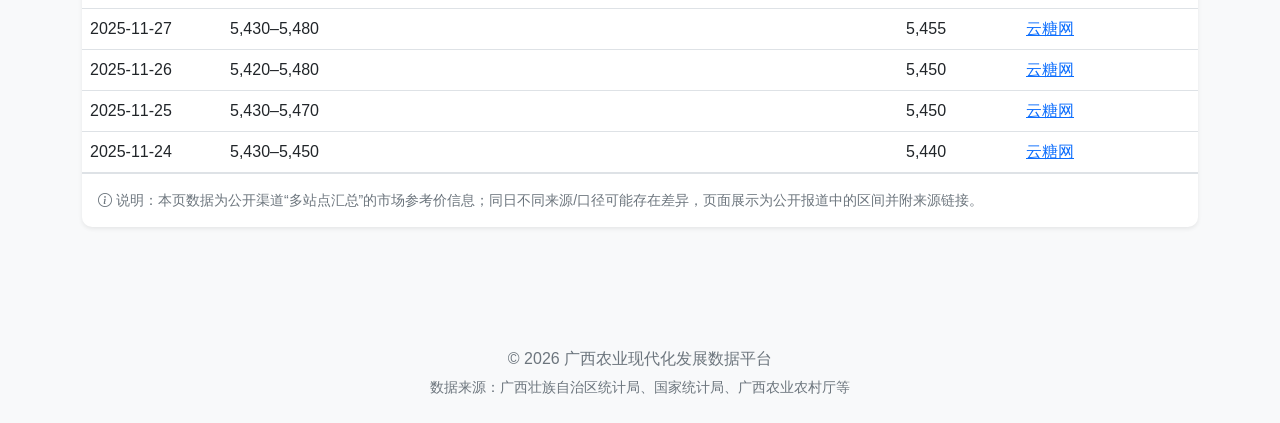
<file: industry.html>
﻿<!DOCTYPE html>
<html lang="zh-CN">
<head>
    <meta charset="UTF-8">
    <meta name="viewport" content="width=device-width, initial-scale=1.0">
    <title>糖市行情 - 广西农业现代化发展数据平台</title>
    <link rel="stylesheet" href="vendor/bootstrap/5.1.3/css/bootstrap.min.css">
    <link rel="stylesheet" href="vendor/bootstrap-icons/1.8.1/font/bootstrap-icons.min.css">
    <link rel="stylesheet" href="css/style.css">
    <link rel="icon" type="image/svg+xml" href="images/favicon/favicon.svg">
    <meta name="theme-color" content="#198754">
</head>
<body>
    <!-- 导航栏 -->
    <nav class="navbar navbar-expand-lg navbar-dark bg-success fixed-top">
        <div class="container">
            <a class="navbar-brand" href="index.html">
                <img class="brand-mark me-2" src="images/favicon/brand-mark.svg" alt="" aria-hidden="true">广西农业现代化发展数据平台
            </a>
            <button class="navbar-toggler" type="button" data-bs-toggle="collapse" data-bs-target="#navbarNav">
                <span class="navbar-toggler-icon"></span>
            </button>
            <div class="collapse navbar-collapse" id="navbarNav">
                <ul class="navbar-nav me-auto">
                    <li class="nav-item"><a class="nav-link" href="index.html">首页</a></li>
                    <li class="nav-item"><a class="nav-link" href="statistics.html">统计分析</a></li>
                    <li class="nav-item"><a class="nav-link" href="cities.html">地市数据</a></li>
                    <li class="nav-item"><a class="nav-link active" href="industry.html">糖市行情</a></li>
                    <li class="nav-item"><a class="nav-link" href="announcement.html">公告</a></li>
                    <li class="nav-item"><a class="nav-link" href="research.html">研究成果</a></li>
                </ul>
            </div>
        </div>
    </nav>

    <!-- 主要内容 -->
    <main class="py-5">
        <div class="container">
            <h2 class="mb-4">
                <i class="bi bi-graph-up"></i> 广西糖市行情与产销快报（市场参考价）
            </h2>

            <div class="alert alert-light border shadow-sm mb-4">
                <div class="d-flex flex-wrap align-items-center justify-content-between gap-2">
                    <div class="text-muted small mb-0">
                        口径：市场参考价（工作日）｜单位：元/吨｜榨季：<span id="seasonLabel">—</span>（起始 <span id="seasonStartLabel">—</span>）
                        <strong class="text-danger ms-2">提示：来源为多站点汇总，口径可能不一致，仅供参考。</strong>
                    </div>
                    <div class="d-flex align-items-center gap-2">
                        <label for="monthFilter" class="text-muted small mb-0">筛选月份</label>
                        <select class="form-select form-select-sm" id="monthFilter" style="width: 140px;">
                            <option value="">全部</option>
                        </select>
                        <button class="btn btn-outline-success btn-sm" id="exportCsvBtn" type="button">
                            <i class="bi bi-download"></i> 导出CSV
                        </button>
                    </div>
                </div>
            </div>

            <!-- 今日快报 -->
            <div class="row g-3 mb-4">
                <div class="col-md-4">
                    <div class="card shadow-sm h-100">
                        <div class="card-body">
                            <div class="text-muted small">最新参考价区间</div>
                            <div class="fs-4 fw-bold" id="latestRange">—</div>
                            <div class="text-muted small" id="latestDate">—</div>
                        </div>
                    </div>
                </div>
                <div class="col-md-4">
                    <div class="card shadow-sm h-100">
                        <div class="card-body">
                            <div class="text-muted small">中位数</div>
                            <div class="fs-4 fw-bold" id="latestMedian">—</div>
                            <div class="text-muted small">用途：走势展示</div>
                        </div>
                    </div>
                </div>
                <div class="col-md-4">
                    <div class="card shadow-sm h-100">
                        <div class="card-body">
                            <div class="text-muted small">较上一工作日</div>
                            <div class="fs-4 fw-bold" id="latestDelta">—</div>
                            <div class="text-muted small" id="latestSource">—</div>
                        </div>
                    </div>
                </div>
            </div>

            <!-- 榨季走势 -->
            <div class="card shadow-sm mb-4">
                <div class="card-header bg-success text-white">
                    <h5 class="mb-0"><i class="bi bi-activity"></i> 榨季参考价走势（中位数）</h5>
                    <small class="opacity-75">数据点为工作日公开报价；中位数 = (最低价 + 最高价) / 2</small>
                </div>
                <div class="card-body">
                    <canvas id="gxSugarPriceChart" height="120"></canvas>
                </div>
            </div>

            <!-- 明细表 -->
            <div class="card shadow-sm">
                <div class="card-header bg-success text-white">
                    <h5 class="mb-0"><i class="bi bi-table"></i> 报价明细</h5>
                </div>
                <div class="table-responsive">
                    <table class="table table-hover mb-0">
                        <thead class="table-success">
                            <tr>
                                <th style="width: 140px;">日期</th>
                                <th>参考价区间（元/吨）</th>
                                <th style="width: 120px;">中位数</th>
                                <th style="width: 180px;">来源</th>
                            </tr>
                        </thead>
                        <tbody id="priceTableBody">
                            <tr>
                                <td colspan="4" class="text-center py-5">
                                    <div class="spinner-border text-success" role="status">
                                        <span class="visually-hidden">加载中...</span>
                                    </div>
                                </td>
                            </tr>
                        </tbody>
                    </table>
                </div>
                <div class="card-body border-top">
                    <p class="text-muted small mb-0">
                        <i class="bi bi-info-circle"></i>
                        说明：本页数据为公开渠道“多站点汇总”的市场参考价信息；同日不同来源/口径可能存在差异，页面展示为公开报道中的区间并附来源链接。
                    </p>
                </div>
            </div>
        </div>
    </main>

    <!-- 页脚 -->
    <footer class="bg-light py-4 mt-5">
        <div class="container text-center">
            <p class="text-muted mb-1">&copy; 2026 广西农业现代化发展数据平台</p>
            <p class="text-muted mb-0"><small>数据来源：广西壮族自治区统计局、国家统计局、广西农业农村厅等</small></p>
        </div>
    </footer>

    <script src="vendor/bootstrap/5.1.3/js/bootstrap.bundle.min.js"></script>
    <script src="vendor/chart.js/3.9.1/chart.min.js"></script>
    <script src="js/data.js"></script>
    <script src="js/industry.js"></script>
</body>
</html>
</file>
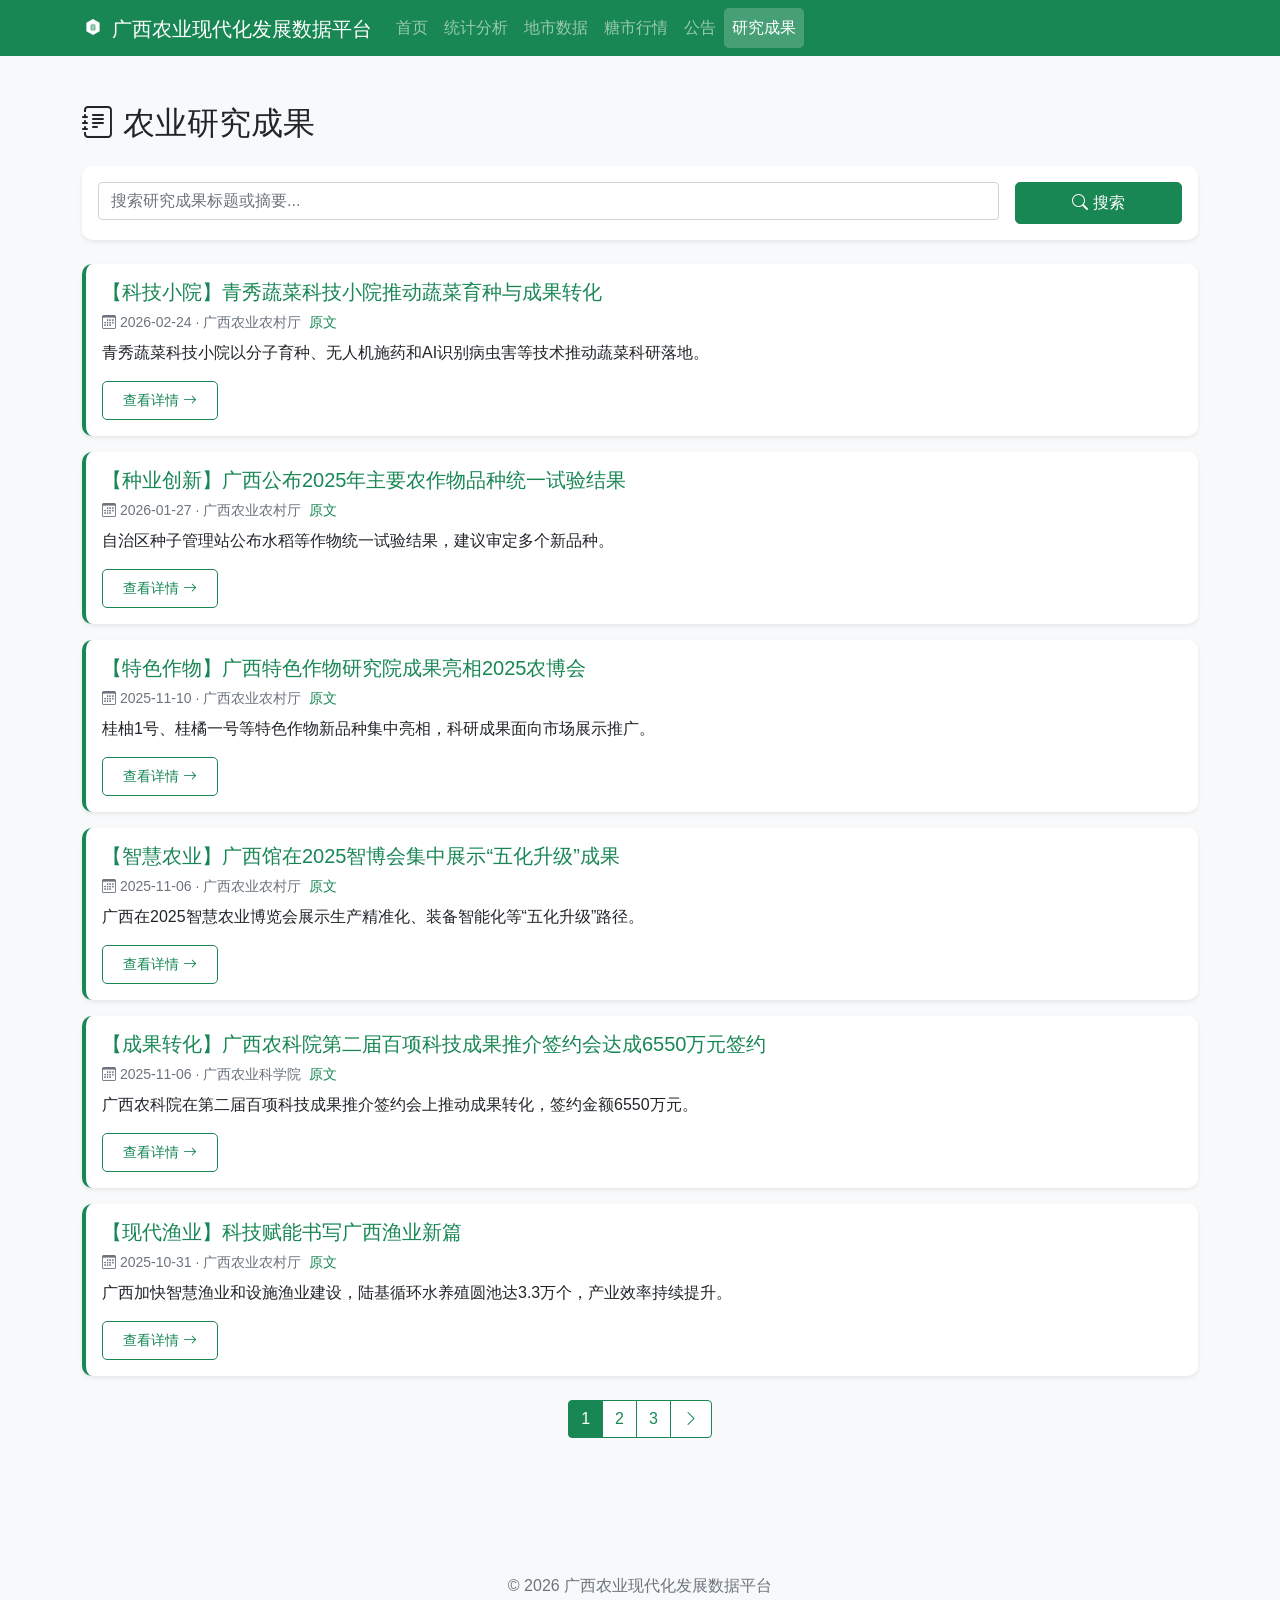
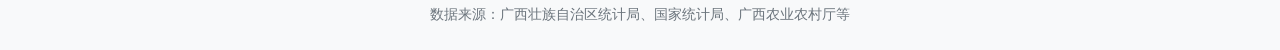
<file: research.html>
﻿<!DOCTYPE html>
<html lang="zh-CN">
<head>
    <meta charset="UTF-8">
    <meta name="viewport" content="width=device-width, initial-scale=1.0">
    <title>研究成果 - 广西农业现代化发展数据平台</title>
    <link rel="stylesheet" href="vendor/bootstrap/5.1.3/css/bootstrap.min.css">
    <link rel="stylesheet" href="vendor/bootstrap-icons/1.8.1/font/bootstrap-icons.min.css">
    <link rel="stylesheet" href="css/style.css">
    <link rel="icon" type="image/svg+xml" href="images/favicon/favicon.svg">
    <meta name="theme-color" content="#198754">
</head>
<body>
    <!-- 导航栏 -->
    <nav class="navbar navbar-expand-lg navbar-dark bg-success fixed-top">
        <div class="container">
            <a class="navbar-brand" href="index.html">
                <img class="brand-mark me-2" src="images/favicon/brand-mark.svg" alt="" aria-hidden="true">广西农业现代化发展数据平台
            </a>
            <button class="navbar-toggler" type="button" data-bs-toggle="collapse" data-bs-target="#navbarNav">
                <span class="navbar-toggler-icon"></span>
            </button>
            <div class="collapse navbar-collapse" id="navbarNav">
                <ul class="navbar-nav me-auto">
                    <li class="nav-item"><a class="nav-link" href="index.html">首页</a></li>
                    <li class="nav-item"><a class="nav-link" href="statistics.html">统计分析</a></li>
                    <li class="nav-item"><a class="nav-link" href="cities.html">地市数据</a></li>
                    <li class="nav-item"><a class="nav-link" href="industry.html">糖市行情</a></li>
                    <li class="nav-item"><a class="nav-link" href="announcement.html">公告</a></li>
                    <li class="nav-item"><a class="nav-link active" href="research.html">研究成果</a></li>
                </ul>
            </div>
        </div>
    </nav>

    <!-- 主要内容 -->
    <main class="py-5">
        <div class="container">
            <h2 class="mb-4">
                <i class="bi bi-journal-text"></i> 农业研究成果
            </h2>

            <!-- 搜索 -->
            <div class="card mb-4 shadow-sm">
                <div class="card-body">
                    <form id="searchForm" class="row g-3">
                        <div class="col-md-10">
                            <input type="text" class="form-control" id="searchInput" placeholder="搜索研究成果标题或摘要...">
                        </div>
                        <div class="col-md-2">
                            <button type="submit" class="btn btn-success w-100">
                                <i class="bi bi-search"></i> 搜索
                            </button>
                        </div>
                    </form>
                </div>
            </div>

            <!-- 研究成果列表 -->
            <div id="researchList">
                <div class="text-center py-5">
                    <div class="spinner-border text-success" role="status">
                        <span class="visually-hidden">加载中...</span>
                    </div>
                </div>
            </div>

            <!-- 分页 -->
            <nav class="mt-4">
                <ul class="pagination justify-content-center" id="pagination">
                    <!-- 分页按钮将由JavaScript生成 -->
                </ul>
            </nav>
        </div>
    </main>

    <!-- 详情模态框 -->
    <div class="modal fade" id="researchModal" tabindex="-1">
        <div class="modal-dialog modal-lg">
            <div class="modal-content">
                <div class="modal-header bg-success text-white">
                    <h5 class="modal-title" id="modalTitle"></h5>
                    <button type="button" class="btn-close btn-close-white" data-bs-dismiss="modal"></button>
                </div>
                <div class="modal-body">
                    <div class="mb-3">
                        <small class="text-muted">
                            <i class="bi bi-person"></i> <span id="modalAuthor"></span> |
                            <i class="bi bi-calendar"></i> <span id="modalDate"></span><span id="modalSource"></span> |
                            <i class="bi bi-info-circle"></i> 详情
                        </small>
                    </div>
                    <h6 class="text-success">摘要</h6>
                    <p id="modalAbstract" class="mb-4"></p>
                    <h6 class="text-success">详细内容</h6>
                    <div id="modalContent"></div>
                </div>
                <div class="modal-footer">
                    <button type="button" class="btn btn-secondary" data-bs-dismiss="modal">关闭</button>
                </div>
            </div>
        </div>
    </div>

    <!-- 页脚 -->
    <footer class="bg-light py-4 mt-5">
        <div class="container text-center">
            <p class="text-muted mb-1">&copy; 2026 广西农业现代化发展数据平台</p>
            <p class="text-muted mb-0"><small>数据来源：广西壮族自治区统计局、国家统计局、广西农业农村厅等</small></p>
        </div>
    </footer>

    <script src="vendor/bootstrap/5.1.3/js/bootstrap.bundle.min.js"></script>
    <script src="js/data.js"></script>
    <script src="js/research.js"></script>
</body>
</html>
</file>
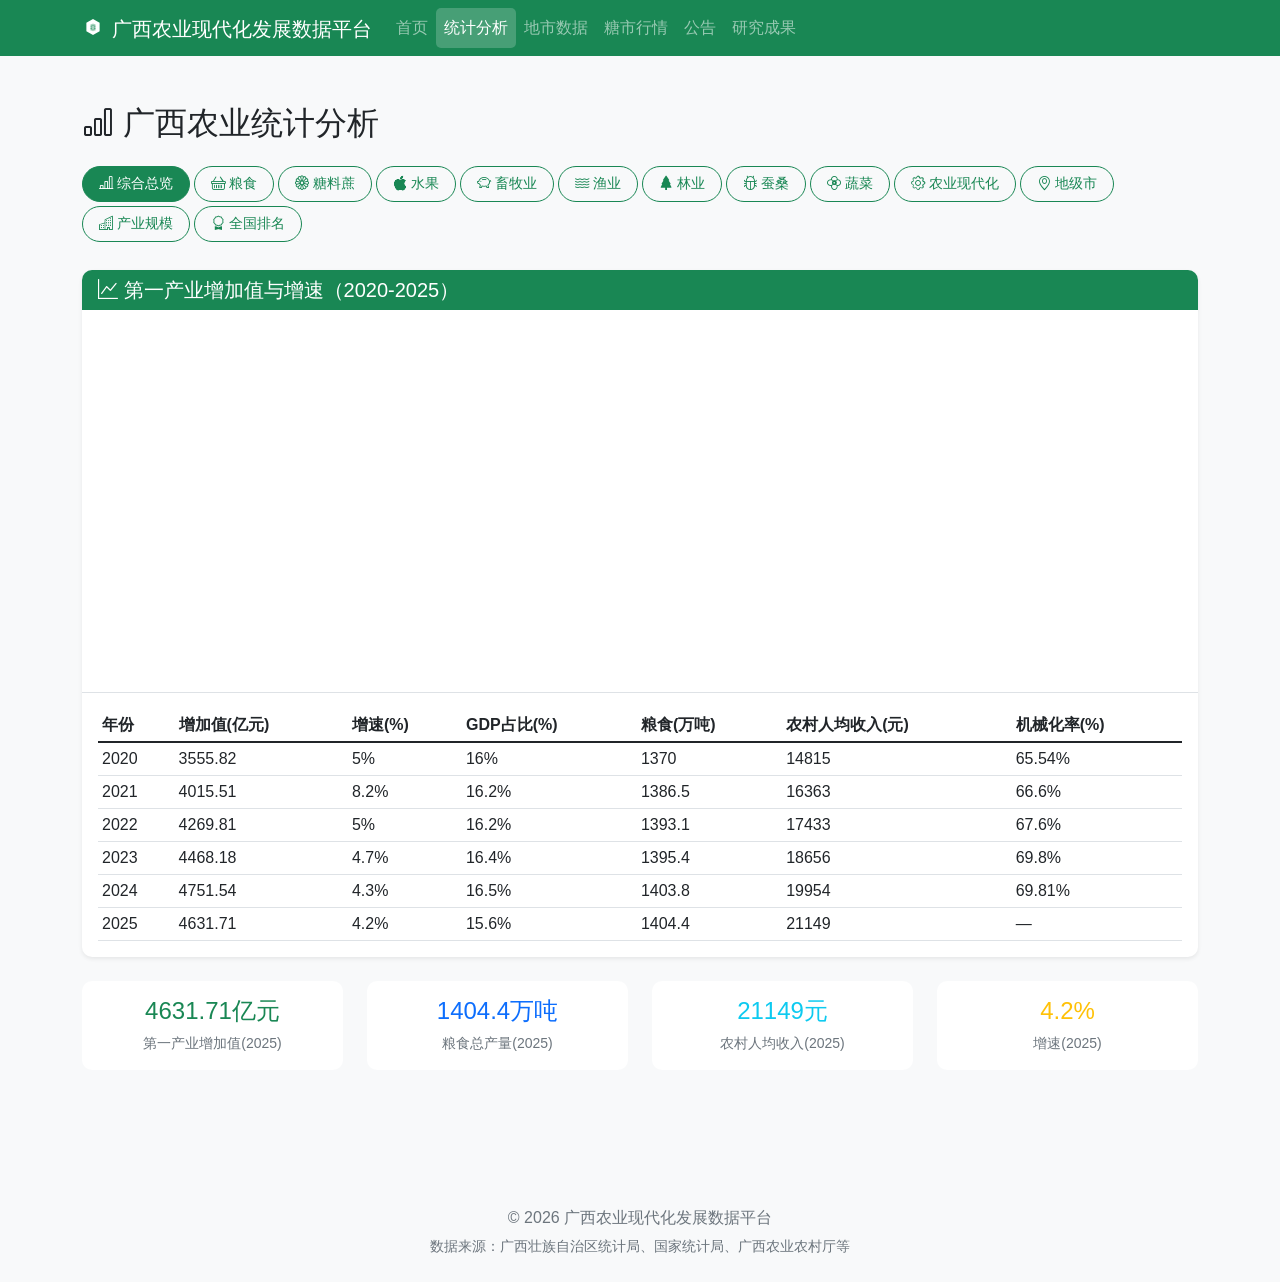
<file: statistics.html>
<!DOCTYPE html>
<html lang="zh-CN">
<head>
    <meta charset="UTF-8">
    <meta name="viewport" content="width=device-width, initial-scale=1.0">
    <title>统计分析 - 广西农业现代化发展数据平台</title>
    <link rel="stylesheet" href="vendor/bootstrap/5.1.3/css/bootstrap.min.css">
    <link rel="stylesheet" href="vendor/bootstrap-icons/1.8.1/font/bootstrap-icons.min.css">
    <link rel="stylesheet" href="css/style.css">
    <link rel="icon" type="image/svg+xml" href="images/favicon/favicon.svg">
    <meta name="theme-color" content="#198754">
</head>
<body>
    <!-- 导航栏 -->
    <nav class="navbar navbar-expand-lg navbar-dark bg-success fixed-top">
        <div class="container">
            <a class="navbar-brand" href="index.html">
                <img class="brand-mark me-2" src="images/favicon/brand-mark.svg" alt="" aria-hidden="true">广西农业现代化发展数据平台
            </a>
            <button class="navbar-toggler" type="button" data-bs-toggle="collapse" data-bs-target="#navbarNav">
                <span class="navbar-toggler-icon"></span>
            </button>
            <div class="collapse navbar-collapse" id="navbarNav">
                <ul class="navbar-nav me-auto">
                    <li class="nav-item"><a class="nav-link" href="index.html">首页</a></li>
                    <li class="nav-item"><a class="nav-link active" href="statistics.html">统计分析</a></li>
                    <li class="nav-item"><a class="nav-link" href="cities.html">地市数据</a></li>
                    <li class="nav-item"><a class="nav-link" href="industry.html">糖市行情</a></li>
                    <li class="nav-item"><a class="nav-link" href="announcement.html">公告</a></li>
                    <li class="nav-item"><a class="nav-link" href="research.html">研究成果</a></li>
                </ul>
            </div>
        </div>
    </nav>

    <main class="py-5">
        <div class="container">
            <h2 class="mb-4"><i class="bi bi-bar-chart"></i> 广西农业统计分析</h2>

            <!-- 产业Tab导航 -->
            <ul class="nav nav-pills mb-4 flex-wrap" id="industryTabNav" role="tablist">
                <!-- JS动态生成 -->
            </ul>

            <!-- Tab内容区 -->
            <div id="tabContent">
                <div class="text-center py-5">
                    <div class="spinner-border text-success" role="status"><span class="visually-hidden">加载中...</span></div>
                </div>
            </div>
        </div>
    </main>

    <footer class="bg-light py-4 mt-5">
        <div class="container text-center">
            <p class="text-muted mb-1">&copy; 2026 广西农业现代化发展数据平台</p>
            <p class="text-muted mb-0"><small>数据来源：广西壮族自治区统计局、国家统计局、广西农业农村厅等</small></p>
        </div>
    </footer>

    <script src="vendor/bootstrap/5.1.3/js/bootstrap.bundle.min.js"></script>
    <script src="vendor/chart.js/3.9.1/chart.min.js"></script>
    <script src="js/data.js"></script>
    <script src="js/statistics.js"></script>
</body>
</html>
</file>
<file: css/style.css>
﻿/* 全局样式 */
:root {
    --primary-color: #198754;
    --secondary-color: #6c757d;
    --success-color: #28a745;
    --info-color: #17a2b8;
    --warning-color: #ffc107;
    --danger-color: #dc3545;
}

body {
    font-family: 'Microsoft YaHei', 'SimSun', Arial, sans-serif;
    background-color: #f8f9fa;
}

html {
    -webkit-text-size-adjust: 100%;
    text-size-adjust: 100%;
}

/* 英雄区域 */
.hero-section {
    position: relative;
    background-image: url("../images/carousel/background.jpg");
    background-image: -webkit-image-set(url("../images/carousel/background.webp") 1x, url("../images/carousel/background.jpg") 1x);
    background-image: image-set(url("../images/carousel/background.webp") 1x, url("../images/carousel/background.jpg") 1x);
    background-size: cover;
    background-position: center;
    background-repeat: no-repeat;
    padding: 80px 0;
    margin-bottom: 16px;
}

.hero-section::before {
    content: "";
    position: absolute;
    inset: 0;
    background: linear-gradient(90deg, rgba(0, 0, 0, 0.62) 0%, rgba(0, 0, 0, 0.42) 42%, rgba(0, 0, 0, 0.16) 100%);
}

.hero-section > .container {
    position: relative;
    z-index: 1;
}

.hero-section h1 {
    color: rgba(255, 255, 255, 0.92) !important;
    text-shadow: 0 2px 14px rgba(0, 0, 0, 0.35);
}

.hero-section p.lead {
    color: rgba(255, 255, 255, 0.82) !important;
    line-height: 1.7;
    max-width: 52rem;
    text-shadow: 0 2px 12px rgba(0, 0, 0, 0.3);
}

.hero-typewriter-wrap {
    position: relative;
    display: block;
}

.hero-typewriter-ghost {
    opacity: 0;
    pointer-events: none;
    user-select: none;
    text-shadow: none !important;
}

.hero-typewriter {
    position: absolute;
    inset: 0;
    display: block;
}

.hero-typewriter::after {
    content: "|";
    margin-left: 2px;
    color: rgba(255, 255, 255, 0.6);
    animation: heroTypewriterBlink 1s steps(1, end) infinite;
}

.hero-typewriter.hero-typewriter--static::after {
    content: "";
    animation: none;
}

@keyframes heroTypewriterBlink {
    0%,
    49% {
        opacity: 1;
    }
    50%,
    100% {
        opacity: 0;
    }
}

.hero-actions .hero-action-btn {
    display: inline-flex;
    align-items: center;
    justify-content: center;
    min-width: 180px;
}
/* 统计卡片 */
.stat-card {
    border-radius: 10px;
    padding: 25px;
    color: white;
    display: flex;
    align-items: center;
    justify-content: space-between;
    transition: transform 0.3s ease, box-shadow 0.3s ease;
    box-shadow: 0 4px 6px rgba(0, 0, 0, 0.1);
    height: 100%;
    width: 100%;
}

.stat-card:hover {
    transform: translateY(-5px);
    box-shadow: 0 8px 15px rgba(0, 0, 0, 0.2);
}

.stat-primary {
    background: linear-gradient(135deg, #667eea 0%, #764ba2 100%);
}

.stat-success {
    background: linear-gradient(135deg, #28a745 0%, #20c997 100%);
}

.stat-info {
    background: linear-gradient(135deg, #17a2b8 0%, #007bff 100%);
}

.stat-warning {
    background: linear-gradient(135deg, #ffc107 0%, #ff9800 100%);
}

.stat-icon {
    font-size: 3.5rem;
    opacity: 0.7;
}

.stat-content {
    display: flex;
    flex-direction: column;
    align-items: flex-end;
    text-align: right;
    flex: 1 1 auto;
    min-width: 0;
}

.stat-content h3 {
    font-size: 2rem;
    font-weight: bold;
    margin-bottom: 5px;
    white-space: nowrap;
    line-height: 1.1;
    font-variant-numeric: tabular-nums;
}

.stat-content p {
    margin: 0;
    font-size: 0.9rem;
    opacity: 0.9;
    white-space: normal;
    overflow-wrap: anywhere;
    line-height: 1.2;
}

/* 卡片样式 */
.card {
    border: none;
    border-radius: 10px;
    transition: transform 0.3s ease;
}

.card:hover {
    transform: translateY(-3px);
}

.card-header {
    border-radius: 10px 10px 0 0 !important;
    border: none;
}

/* 产业环节卡片 */
.sector-card {
    background: white;
    border-radius: 10px;
    padding: 20px 10px;
    box-shadow: 0 2px 4px rgba(0, 0, 0, 0.1);
    transition: all 0.3s ease;
    cursor: pointer;
}

.sector-card.active {
    box-shadow: 0 4px 12px rgba(0, 0, 0, 0.15);
    transform: translateY(-3px);
    background: linear-gradient(135deg, #198754 0%, #20c997 100%);
    color: white;
}

.sector-icon {
    font-size: 2.5rem;
    color: #198754;
    transition: color 0.3s ease;
}

.sector-card.active .sector-icon {
    color: white;
}

/* 首页“发展优势”卡片：镜面反光缓慢扫过 */
.advantage-card {
    position: relative;
    overflow: hidden;
}

.advantage-card::before {
    content: "";
    position: absolute;
    inset: -60%;
    background: linear-gradient(
        135deg,
        transparent 0%,
        rgba(25, 135, 84, 0) 44%,
        rgba(25, 135, 84, 0.32) 50%,
        rgba(25, 135, 84, 0) 56%,
        transparent 100%
    );
    transform: translate3d(-35%, -35%, 0);
    filter: blur(0.4px);
    opacity: 0;
    pointer-events: none;
    z-index: 0;
    animation: advantageCardShine 2s ease-in-out infinite;
}

.advantage-card .card-body {
    position: relative;
    z-index: 1;
}

@keyframes advantageCardShine {
    0%,
    8% {
        opacity: 0;
        transform: translate3d(-35%, -35%, 0);
    }
    16% {
        opacity: 0.7;
    }
    62% {
        opacity: 0.7;
        transform: translate3d(35%, 35%, 0);
    }
    72%,
    100% {
        opacity: 0;
        transform: translate3d(35%, 35%, 0);
    }
}

@media (prefers-reduced-motion: reduce) {
    .advantage-card::before {
        animation: none;
        opacity: 0;
    }
}

/* 表格样式 */
.table-hover tbody tr:hover {
    background-color: rgba(25, 135, 84, 0.1);
}

/* 徽章样式 */
.badge {
    padding: 6px 12px;
    font-weight: 500;
}

/* 地市卡片角标（独立样式，避免被 badge 全局样式污染） */
.city-rank-chip {
    width: 28px;
    height: 28px;
    display: inline-flex;
    align-items: center;
    justify-content: center;
    border-radius: 6px;
    background: #f8f9fa;
    color: #198754;
    font-weight: 700;
    line-height: 1;
    font-size: 0.85rem;
    flex: 0 0 28px;
}

/* 分页样式 */
.pagination .page-link {
    color: #198754;
    border-color: #198754;
}

.pagination .page-item.active .page-link {
    background-color: #198754;
    border-color: #198754;
}

.pagination .page-link:hover {
    background-color: rgba(25, 135, 84, 0.1);
    color: #198754;
}

/* 导航栏样式 */
.navbar {
    font-size: 1rem;
    line-height: 1.5;
}

.navbar .navbar-brand {
    font-size: 1.25rem;
    line-height: 1.2;
    font-weight: 500;
}

.navbar .navbar-brand .brand-mark {
    width: 22px;
    height: 22px;
    vertical-align: -0.125em;
}

.navbar-dark .navbar-nav .nav-link,
.navbar-dark .navbar-nav .nav-link.active {
    font-weight: 400;
}

.navbar-dark .navbar-nav .nav-link:hover {
    background-color: rgba(255, 255, 255, 0.1);
    border-radius: 5px;
}

.navbar-dark .navbar-nav .nav-link.active {
    background-color: rgba(255, 255, 255, 0.2);
    border-radius: 5px;
}

/* 研究成果卡片 */
.research-card {
    border-left: 4px solid #198754;
    transition: all 0.3s ease;
    cursor: pointer;
}

.research-card:hover {
    box-shadow: 0 4px 12px rgba(0, 0, 0, 0.15);
    transform: translateX(5px);
}

/* 按钮样式 */
.btn {
    border-radius: 5px;
    padding: 8px 20px;
    transition: all 0.3s ease;
}

.btn-success:hover {
    background-color: #157347;
    transform: translateY(-2px);
    box-shadow: 0 4px 8px rgba(0, 0, 0, 0.2);
}

/* 加载动画 */
.spinner-border {
    width: 3rem;
    height: 3rem;
}

/* 响应式设计 */
@media (max-width: 768px) {
    .hero-section {
        padding: 50px 0;
    }

    .stat-content h3 {
        font-size: 1.5rem;
    }

    .stat-icon {
        font-size: 2.5rem;
    }

    .sector-icon {
        font-size: 2rem;
    }
}

/* 公告和研究成果列表样式 */
.announcement-item,
.research-item {
    padding: 15px 0;
    border-bottom: 1px solid #dee2e6;
}

.announcement-item:last-child,
.research-item:last-child {
    border-bottom: none;
}

.announcement-item h6,
.research-item h6 {
    color: #198754;
    margin-bottom: 5px;
}

.announcement-item h6 a:hover,
.research-item h6 a:hover {
    text-decoration: underline !important;
}

/* 图表容器 */
canvas {
    max-height: 400px;
}

/* 滚动条样式 */
::-webkit-scrollbar {
    width: 10px;
    height: 10px;
}

::-webkit-scrollbar-track {
    background: #f1f1f1;
}

::-webkit-scrollbar-thumb {
    background: #198754;
    border-radius: 5px;
}

::-webkit-scrollbar-thumb:hover {
    background: #157347;
}

/* 动画效果 */
@keyframes fadeIn {
    from {
        opacity: 0;
        transform: translateY(20px);
    }
    to {
        opacity: 1;
        transform: translateY(0);
    }
}

.fade-in {
    animation: fadeIn 0.5s ease-in;
}

/* 页脚样式 */
footer {
    margin-top: auto;
}

/* 确保页面至少占满整个视口 */
html, body {
    height: 100%;
}

body {
    display: flex;
    flex-direction: column;
    padding-top: 56px;
}

main {
    flex: 1;
}

/* 轮播图样式优化 */
.carousel {
    border-radius: 15px;
    overflow: hidden;
}

.carousel-item img {
    border-radius: 15px;
    height: clamp(240px, 50vh, 500px);
    object-fit: cover;
}

.carousel-caption {
    backdrop-filter: blur(5px);
    -webkit-backdrop-filter: blur(5px);
}

.carousel-caption-box {
    background-color: rgba(0, 0, 0, 0.11);
}

.carousel-caption h5 {
    font-size: 1.5rem;
    font-weight: bold;
    text-shadow: 2px 2px 4px rgba(0,0,0,0.5);
}

.carousel-caption p {
    font-size: 1rem;
    text-shadow: 1px 1px 3px rgba(0,0,0,0.5);
}

@media (max-width: 768px) {
    .carousel-caption {
        left: 0.75rem;
        right: 0.75rem;
        bottom: 1.75rem;
    }

    .carousel-caption-box {
        background-color: rgba(0, 0, 0, 0.11);
    }

    .carousel-caption h5 {
        font-size: 1.1rem;
    }

    .carousel-caption p {
        font-size: 0.9rem;
        margin-bottom: 0;
        display: -webkit-box;
        -webkit-box-orient: vertical;
        -webkit-line-clamp: 2;
        overflow: hidden;
    }
}

/* 轮播控制按钮增强 */
.carousel-control-prev-icon,
.carousel-control-next-icon {
    background-color: rgba(25, 135, 84, 0.7);
    border-radius: 50%;
    padding: 15px;
}

.carousel-control-prev:hover .carousel-control-prev-icon,
.carousel-control-next:hover .carousel-control-next-icon {
    background-color: rgba(25, 135, 84, 0.9);
}

/* 轮播指示器美化 */
.carousel-indicators {
    margin-bottom: 0.25rem;
}

.carousel-indicators [data-bs-target] {
    background-color: rgba(25, 135, 84, 0.5);
    width: 12px;
    height: 12px;
    border-radius: 50%;
    border-top: 0;
    border-bottom: 0;
}

.carousel-indicators .active {
    background-color: #198754;
    width: 14px;
    height: 14px;
}

/* 统计页Tab按钮 */
.nav-pill-btn {
    border-radius: 20px;
    padding: 6px 16px;
    font-size: 0.9rem;
    transition: all 0.2s ease;
}

.nav-pill-btn.active {
    background-color: #198754 !important;
    color: white !important;
    border-color: #198754 !important;
}

/* 城市卡片 */
.city-card .card-header {
    padding: 10px 15px;
}

/* Modernization KPI cards */
.modernization-card .kpi-metrics h5,
.modernization-card .kpi-metrics h6 {
    font-size: 1.25rem;
    font-weight: 600;
    line-height: 1.2;
}

.modernization-card .kpi-metrics small {
    font-size: 0.8rem;
}

/* 统一产业链现代化指标图表高度 */
.modernization-card .card-body:first-of-type {
    height: 260px;
    padding: 1rem 1rem 0.5rem 1rem;
    display: flex;
    flex-direction: column;
}

.modernization-card canvas {
    max-height: 220px !important;
}
</file>
